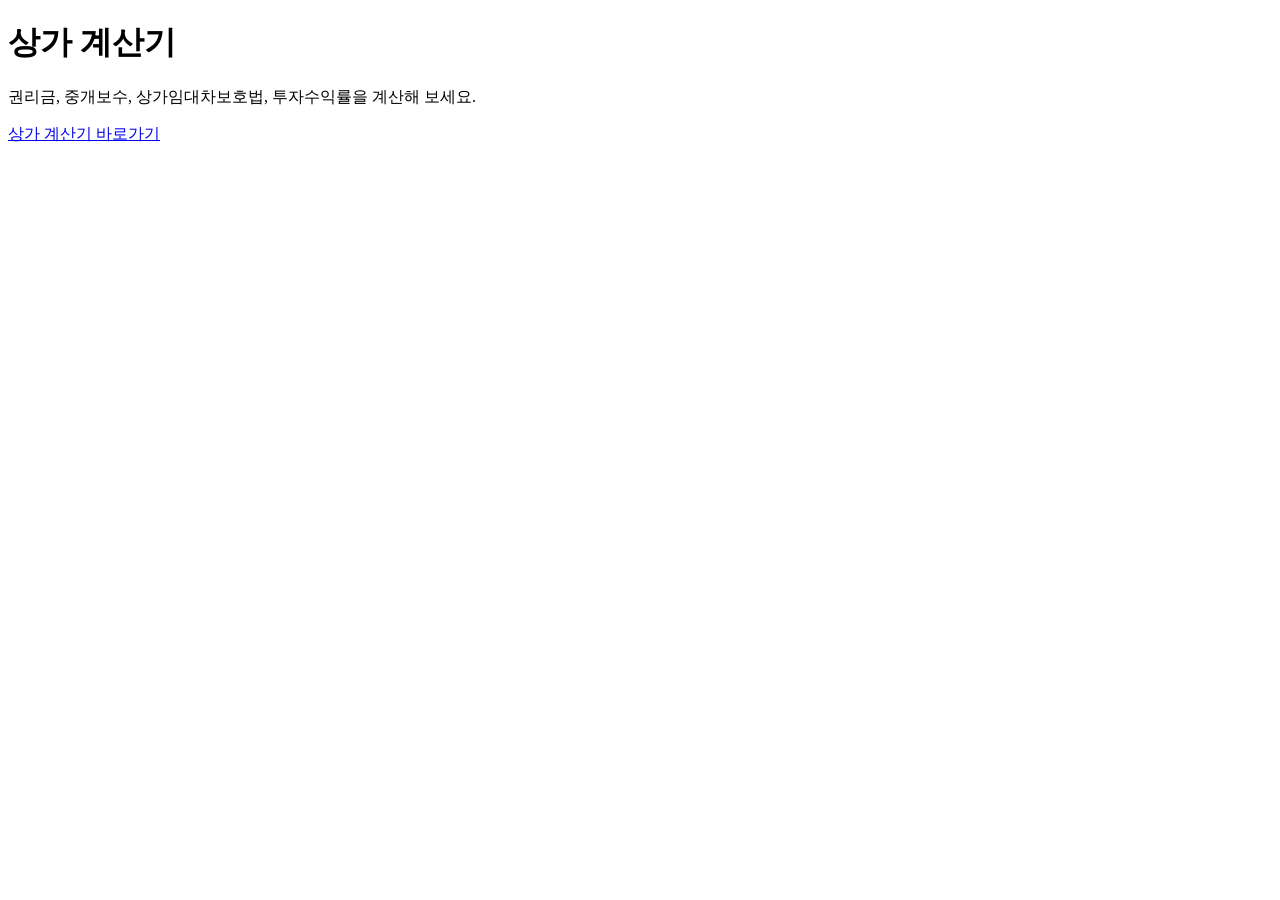
<file: index.html>
<!doctype html>
<html lang="ko">
<head>
  <meta charset="utf-8">
  <meta name="viewport" content="width=device-width, initial-scale=1">
  <meta name="naver-site-verification" content="456b6d10292b624bab6855730e2f32a4e172693f">
  <link rel="canonical" href="https://28ho2132-tech.github.io/gwongrigeum/">
  <title>상가 계산기</title>
</head>
<body>
  <main>
    <h1>상가 계산기</h1>
    <p>권리금, 중개보수, 상가임대차보호법, 투자수익률을 계산해 보세요.</p>
    <p><a href="/gwongrigeum/">상가 계산기 바로가기</a></p>
  </main>
</body>
</html>
</file>
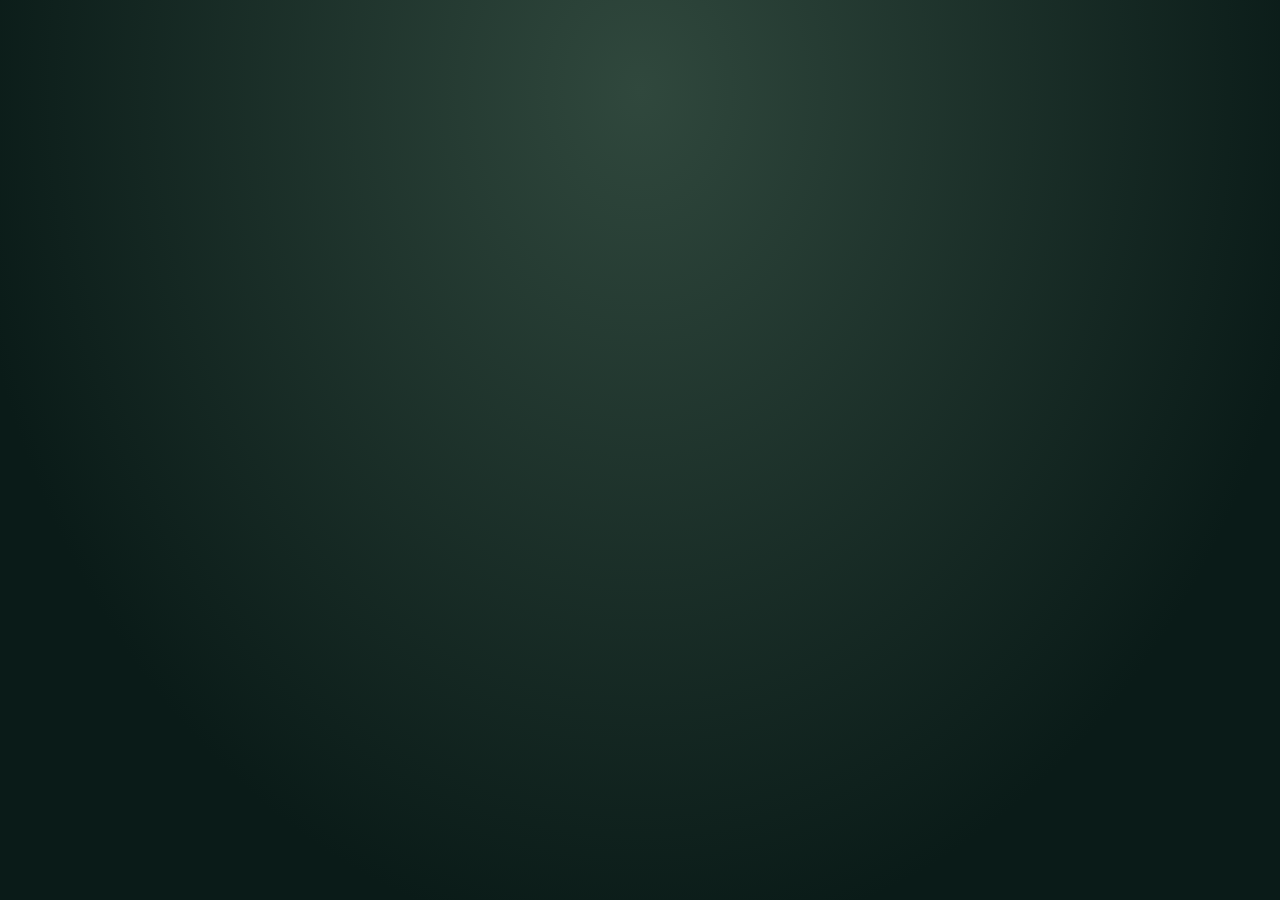
<file: last-expedition/index.html>
<!doctype html>
<html lang="ko">
  <head>
    <meta charset="UTF-8" />
    <meta name="viewport" content="width=device-width, initial-scale=1.0, viewport-fit=cover" />
    <meta name="theme-color" content="#f4f1e8" />
    <title>마지막 원정</title>
    <script type="module" crossorigin src="./assets/index-D4VIW7SY.js"></script>
    <link rel="stylesheet" crossorigin href="./assets/index-DKrY9Nst.css">
  </head>
  <body>
    <div id="root"></div>
  </body>
</html>
</file>
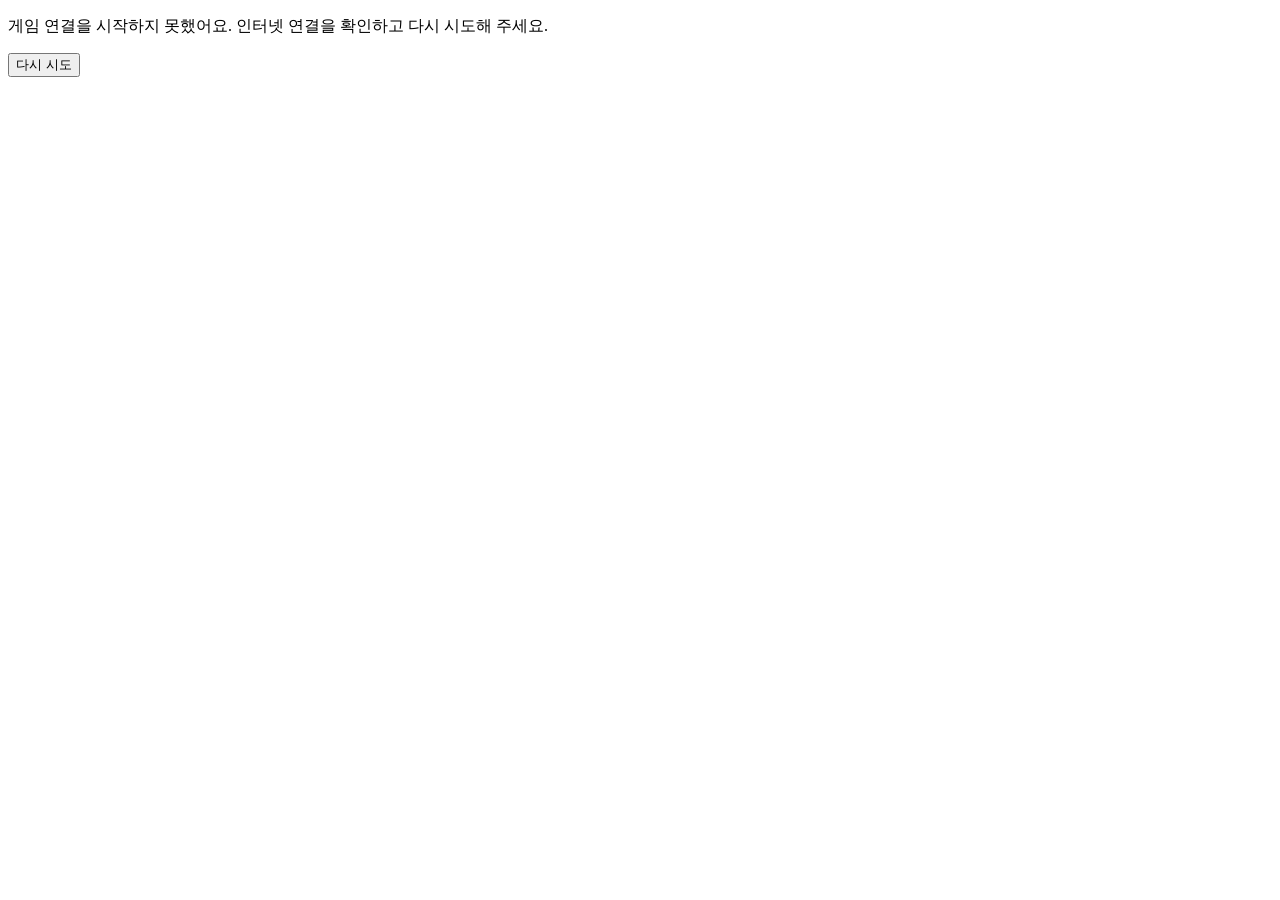
<file: nyang-slide/index.html>
<!doctype html><html lang="ko"><head><meta charset="UTF-8"/><meta name="viewport" content="width=device-width,initial-scale=1,viewport-fit=cover"/><meta name="theme-color" content="#F9F5EF"/><meta name="description" content="한 조각씩 만나고, 한 마리씩 간직해요. 사랑스러운 고양이 슬라이딩 퍼즐."/><title>냥냥 슬라이드 · 고양이 퍼즐</title>  <script type="module" crossorigin src="/nyang-slide/assets/index-CvsD6TLb.js"></script>
</head><body><div id="root"></div></body></html>
</file>
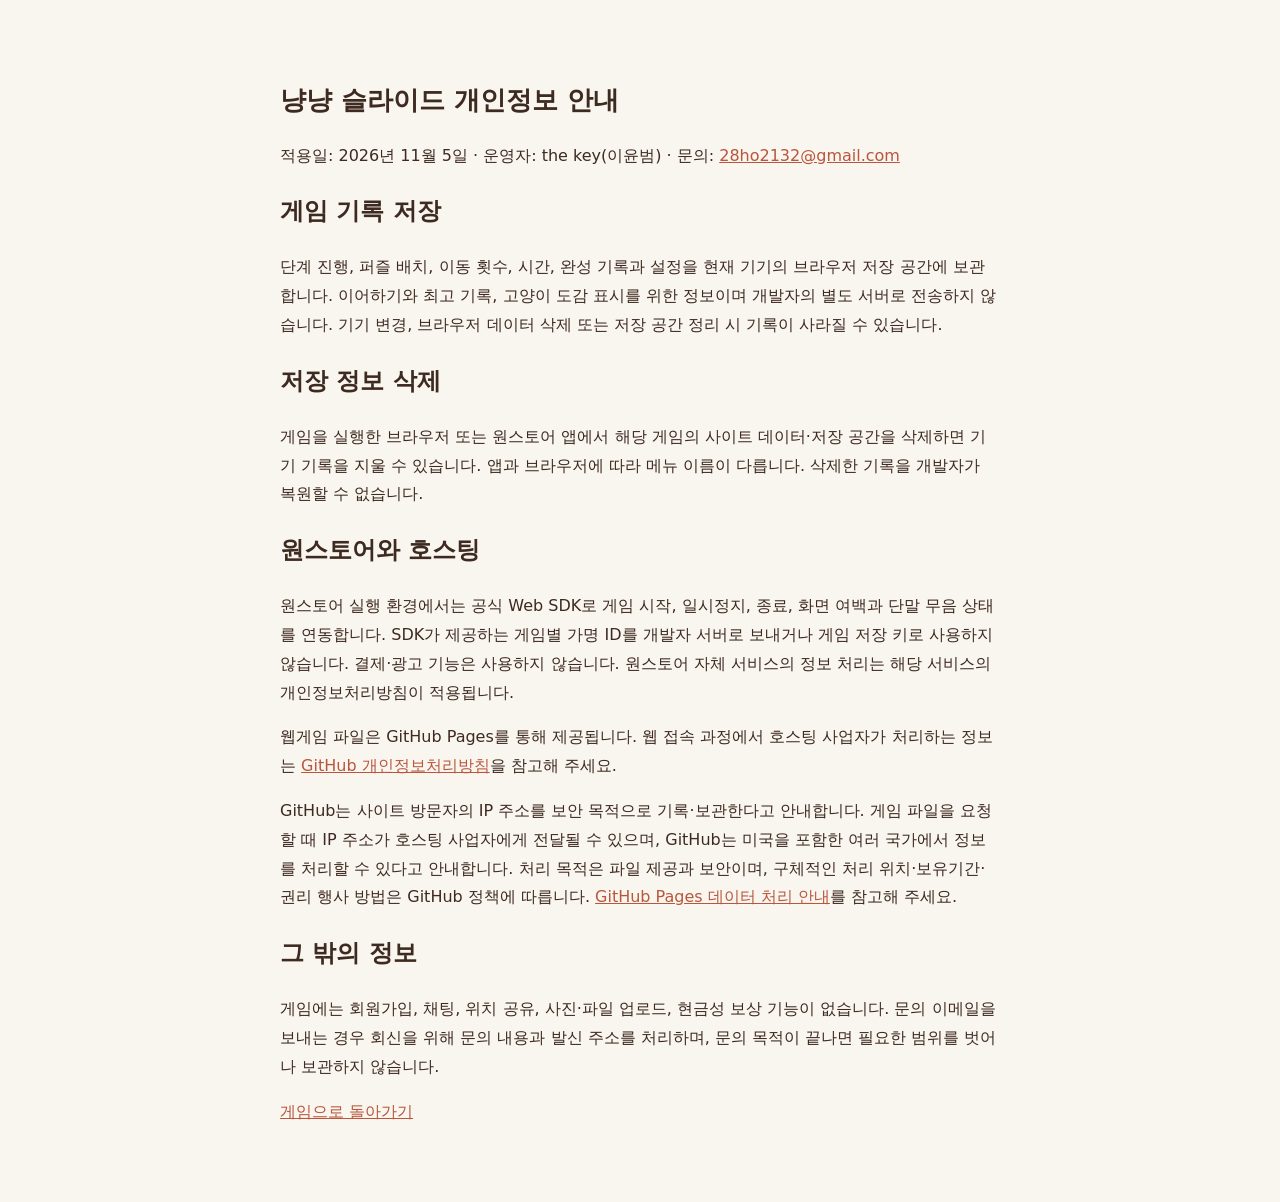
<file: nyang-slide/privacy.html>
<!doctype html><html lang="ko"><meta charset="utf-8"><meta name="viewport" content="width=device-width,initial-scale=1"><title>냥냥 슬라이드 개인정보 안내</title><style>body{max-width:720px;margin:40px auto;padding:20px;background:#f9f5ef;color:#3d2a20;font:16px/1.8 system-ui}h1{font-size:26px}a{color:#b9563c}</style><h1>냥냥 슬라이드 개인정보 안내</h1><p>적용일: 2026년 11월 5일 · 운영자: the key(이윤범) · 문의: <a href="mailto:28ho2132@gmail.com">28ho2132@gmail.com</a></p><h2>게임 기록 저장</h2><p>단계 진행, 퍼즐 배치, 이동 횟수, 시간, 완성 기록과 설정을 현재 기기의 브라우저 저장 공간에 보관합니다. 이어하기와 최고 기록, 고양이 도감 표시를 위한 정보이며 개발자의 별도 서버로 전송하지 않습니다. 기기 변경, 브라우저 데이터 삭제 또는 저장 공간 정리 시 기록이 사라질 수 있습니다.</p><h2>저장 정보 삭제</h2><p>게임을 실행한 브라우저 또는 원스토어 앱에서 해당 게임의 사이트 데이터·저장 공간을 삭제하면 기기 기록을 지울 수 있습니다. 앱과 브라우저에 따라 메뉴 이름이 다릅니다. 삭제한 기록을 개발자가 복원할 수 없습니다.</p><h2>원스토어와 호스팅</h2><p>원스토어 실행 환경에서는 공식 Web SDK로 게임 시작, 일시정지, 종료, 화면 여백과 단말 무음 상태를 연동합니다. SDK가 제공하는 게임별 가명 ID를 개발자 서버로 보내거나 게임 저장 키로 사용하지 않습니다. 결제·광고 기능은 사용하지 않습니다. 원스토어 자체 서비스의 정보 처리는 해당 서비스의 개인정보처리방침이 적용됩니다.</p><p>웹게임 파일은 GitHub Pages를 통해 제공됩니다. 웹 접속 과정에서 호스팅 사업자가 처리하는 정보는 <a href="https://docs.github.com/ko/site-policy/privacy-policies/github-general-privacy-statement">GitHub 개인정보처리방침</a>을 참고해 주세요.</p><p>GitHub는 사이트 방문자의 IP 주소를 보안 목적으로 기록·보관한다고 안내합니다. 게임 파일을 요청할 때 IP 주소가 호스팅 사업자에게 전달될 수 있으며, GitHub는 미국을 포함한 여러 국가에서 정보를 처리할 수 있다고 안내합니다. 처리 목적은 파일 제공과 보안이며, 구체적인 처리 위치·보유기간·권리 행사 방법은 GitHub 정책에 따릅니다. <a href="https://docs.github.com/en/pages/getting-started-with-github-pages/what-is-github-pages#data-collection">GitHub Pages 데이터 처리 안내</a>를 참고해 주세요.</p><h2>그 밖의 정보</h2><p>게임에는 회원가입, 채팅, 위치 공유, 사진·파일 업로드, 현금성 보상 기능이 없습니다. 문의 이메일을 보내는 경우 회신을 위해 문의 내용과 발신 주소를 처리하며, 문의 목적이 끝나면 필요한 범위를 벗어나 보관하지 않습니다.</p><p><a href="./">게임으로 돌아가기</a></p></html>
</file>
<file: last-expedition/assets/index-DKrY9Nst.css>
.choice-panel{font-size:14px;line-height:1.55}.choice-panel h2{margin:2px 0;font-size:18px}.choice-status{padding:10px 12px;border-block:1px solid var(--line);font-weight:700}.level-offer{margin:10px 0;padding:14px;border:1px solid #5b6f5c;border-left:3px solid #d0b47b;border-radius:4px;background:linear-gradient(115deg,#243c33,#172b28);color:#e8eadc}.level-offer-top{display:flex;align-items:center;gap:10px}.level-emblem{display:grid;place-items:center;width:34px;height:34px;flex:none;border:1px solid #a69a6e;border-radius:50%;color:#e8ce91;font-size:20px}.level-offer small{color:#e3c78b;font-weight:700}.level-offer p{margin:9px 0;color:#d4dfcf;line-height:1.5}.level-offer .level-track{padding:8px;border-left:2px solid #9dab81;background:#10231e80;color:#c9d9c7;font-size:12px}.level-track b{color:#f0dfb1}.choice-action{display:flex;align-items:center;justify-content:space-between;gap:10px;padding:6px 0 0;color:#c5d1bf;font-size:13px}.choice-action button,.choice-main,.choice-alt{padding:9px 14px;min-height:44px;border:1px solid #d1b677;border-radius:4px;background:#c7a35e;color:#17231c;font-weight:700}.choice-alt{background:#20372e;color:#e9dfc0}.choice-action b[data-trend=increase]{color:#a8d5a8}.choice-action b[data-trend=decrease]{color:#ef9b88}.item-art{position:relative;display:inline-grid;place-items:center;flex:none;width:64px;aspect-ratio:1;border:1px solid #8b815d;border-radius:4px;background:radial-gradient(circle at 50% 38%,#476055 0,#253c33 55%,#142822);box-shadow:inset 0 0 0 3px #1b302a,inset 0 0 0 4px #786e50;overflow:hidden}.item-art:before{content:"";position:absolute;top:6px;right:6px;bottom:6px;left:6px;border:1px solid #d8bf83;opacity:.22;transform:rotate(45deg) scale(.76)}.item-art svg{display:block;position:relative;width:94%;height:94%;filter:drop-shadow(1px 3px 2px #081410)}.item-art-rarity{position:absolute;right:2px;bottom:1px;min-width:13px;color:#d4c8a4;background:#1a2e27;text-align:center;font-size:11px;line-height:13px}.item-art[data-rarity=magic]{border-color:#83b9bf;box-shadow:inset 0 0 0 3px #1b302a,inset 0 0 0 4px #6fabb0}.item-art[data-rarity=magic] .item-art-rarity{color:#a5e2e1}.item-art[data-rarity=rare]{border-color:#d2ae61;box-shadow:inset 0 0 0 3px #1b302a,inset 0 0 0 4px #c5a15b}.item-art[data-rarity=rare] .item-art-rarity{color:#f2d58b}.choice-offer>.item-art{float:right;width:76px;margin:0 0 6px 10px}.slot-field>.item-art{width:64px;justify-self:center}.option>.item-art{width:58px}.detail>.item-art{width:78px}.item-art[data-quality=superior]{border-color:#dfc87e;background:radial-gradient(circle at 50% 30%,#6b6544,#26382d 65%);box-shadow:inset 0 0 0 3px #27382c,inset 0 0 0 4px #d8bc6e,0 0 9px #c5a14533}.item-art[data-quality=masterwork]{border-color:#d7c4ff;background:radial-gradient(circle at 50% 35%,#756181,#333747 55%,#202d32);box-shadow:inset 0 0 0 3px #313045,inset 0 0 0 4px #c8a5ed,0 0 13px #bb8fe455}.item-art[data-region=conquest]{border-color:#f6d892;background:radial-gradient(circle at 50% 35%,#826747,#433b38 55%,#282c35);box-shadow:inset 0 0 0 3px #3f3541,inset 0 0 0 4px #dbba6e,0 0 17px #e4b95a55}.affix-tiers{list-style:none;padding:0;margin:12px 0;font-size:13px;color:#bfcbb7}.affix-tiers li{display:flex;gap:8px;align-items:baseline;margin:6px 0}.affix-tiers b{min-width:25px;padding:2px 4px;border:1px solid #6a7a61;font-size:10px;color:#b7c5ad;text-align:center}.affix-tiers [data-tier="1"] b{color:#eed7ff;border-color:#b895d3}.affix-tiers [data-tier="2"] b{color:#f0d995;border-color:#b69b60}.warehouse-item[data-quality=masterwork]{border-color:#ac8bb9;background:linear-gradient(110deg,#3d3248,#1b302b)}.forge-wallet{padding:9px;border:1px solid #6d7b5b;background:#293f2e;color:#f1dba4!important;font-size:12px;line-height:1.8}.item-art[data-rarity=unique]{border-color:#e9a96a;background:radial-gradient(circle at 50% 40%,#72523b,#302b27 60%,#1c241e);box-shadow:inset 0 0 0 3px #292921,inset 0 0 0 4px #e4ad69,0 0 10px #bf813d44}.item-art[data-rarity=unique] .item-art-rarity{color:#ffd08a}.item-art .unique-decoration{fill:none;stroke:#f2c882;stroke-width:2;stroke-linecap:round;stroke-linejoin:round;filter:drop-shadow(0 0 3px #e6a060)}.item-art[data-region=frost] .unique-decoration{stroke:#cff6ee}.item-art[data-region=void] .unique-decoration{stroke:#d7c6ff}.item-art[data-region=marsh] .unique-decoration{stroke:#b8da86}.fitting{min-width:0}.gear-slots{display:grid;grid-template-columns:repeat(2,minmax(0,1fr));gap:7px}.gear-slot,.gear-candidate{display:flex;align-items:center;gap:9px;min-width:0;width:100%;padding:8px;border:1px solid #536959;color:#edf0df;background:#1b302a;text-align:left;font:inherit;cursor:pointer}.gear-slot[aria-pressed=true],.gear-candidate[aria-pressed=true]{border-color:#e3c37b;background:#31463a;box-shadow:inset 0 0 0 1px #b89b61}.gear-slot span:not(.item-art):not(.item-art-rarity),.gear-candidate>span:last-child{min-width:0}.gear-slot strong,.gear-slot small,.gear-candidate strong,.gear-candidate small{display:block;overflow-wrap:anywhere}.gear-slot strong,.gear-candidate strong{font-size:13px;line-height:1.4}.gear-slot small,.gear-candidate small{color:#b9cab7;font-size:11px;line-height:1.5}.gear-slot .item-art,.gear-empty{width:48px}.gear-empty{display:grid;flex:none;place-items:center;aspect-ratio:1;border:1px dashed #6a7c68;color:#b9ad85;font-size:24px}.gear-picker,.gear-sheet{margin-top:20px}.gear-picker h2,.gear-sheet h2{font-size:17px;color:#f1e6cd}.gear-picker>p,.gear-sheet>p,.gear-sheet section>p{color:#bdcbb9;font-size:12px;line-height:1.6}.gear-candidate{margin:7px 0}.gear-candidate .item-art{width:62px}.gear-detail{padding:10px;border-left:2px solid #c7a966;background:#20372e}.gear-detail strong{color:#eddbb1}.gear-sheet section{margin:16px 0}.gear-sheet h3{margin-bottom:4px;color:#e8d4a4;font-size:15px}.gear-sheet section>p{margin:0 0 7px}.gear-metrics{width:100%;table-layout:fixed;border-collapse:collapse;font-size:12px}.gear-metrics :is(th,td){padding:7px 5px;border-bottom:1px solid #455e50;text-align:right;overflow-wrap:anywhere}.gear-metrics th:first-child{width:46%;text-align:left}.gear-metrics thead{color:#d9c69b;background:#243b30}.gear-metrics tbody th{color:#d5e0cf;font-weight:600}.gear-metrics tbody th small{display:block;color:#aebfab;font-size:10px;font-weight:400}.gear-metrics td{color:#d4dfcf;font-variant-numeric:tabular-nums}.gear-metrics tr[data-change=up] td:last-child{color:#a8dfac}.gear-metrics tr[data-change=down] td:last-child{color:#f0a99c}.sheet-tabs{display:flex;gap:5px;overflow-x:auto;padding:2px 0 8px;scrollbar-width:thin}.sheet-tabs button{flex:none;min-height:40px;padding:7px 10px;border:1px solid #546a58;color:#c7d3c0;background:#1b302a;font:inherit;font-size:12px}.sheet-tabs button[aria-pressed=true]{border-color:#d4b570;color:#f3e1b6;background:#35483a}.sheet-filter{display:flex;align-items:center;gap:7px;margin:8px 0;color:#e6d7ae;font-size:13px}.sheet-filter input{width:19px;height:19px;accent-color:#c7a968}.sheet-delta{display:block;color:inherit;font-size:10px}.gear-slots{grid-template-columns:repeat(5,minmax(0,1fr));gap:4px}.gear-slot{flex-direction:column;gap:4px;padding:6px 2px;text-align:center}.gear-slot .item-art,.gear-slot .gear-empty{width:36px}.gear-slot>span:last-child{width:100%}.gear-slot strong{font-size:10px;white-space:nowrap;text-overflow:ellipsis;overflow:hidden}.gear-slot small{font-size:10px}.gear-candidate>span:last-child>small:last-child{display:-webkit-box;-webkit-line-clamp:2;-webkit-box-orient:vertical;overflow:hidden}.fitting-footer{position:sticky;bottom:0;z-index:3;margin-top:12px;padding:9px 0 max(9px,max(env(safe-area-inset-bottom),var(--onestore-safe-bottom, 0px)));border-top:1px solid #8e8e67;background:#132a23f7}.fitting-summary{display:flex;flex-direction:column;gap:3px;color:#e4ca8e;font-size:12px;line-height:1.5}.fitting-summary span{color:#cad4be;font-size:11px;font-variant-numeric:tabular-nums}.fitting-footer .action-row{margin:7px 0 0}.fitting-footer .action-row button{min-height:46px;font-size:13px}.fitting-cancel{min-height:44px;border:1px solid #6f806c;color:#d3d8c7;background:#20372e;border-radius:5px;padding:8px 12px}.sheet-tabs button{min-height:44px}.field-vitals{display:grid;grid-template-columns:repeat(3,minmax(0,1fr));gap:5px;margin:8px 0}.vital{min-width:0;background:#192923;border:1px solid #566452;border-radius:4px;padding:6px 7px;--pool:#e0836c}.vital[data-pool=shield]{--pool:#88dfe0}.vital[data-pool=mana]{--pool:#b69ee9}.vital-name{display:flex;align-items:center;gap:4px;color:#f5ebd8;font-size:11px;font-weight:700}.vital-name svg{width:13px;height:13px;stroke:var(--pool);fill:none;stroke-width:1.6}.vital-value{font-size:15px;font-weight:700;font-variant-numeric:tabular-nums;color:#f8eed7}.vital-value small{color:#c0c5b5;font-size:10px;font-weight:500}.vital-track{height:5px;background:#0b1512;border-radius:2px;overflow:hidden}.vital-track i{display:block;height:100%;background:var(--pool);transition:width .1s linear}.vital[data-empty=true]{--pool:#9baca3}.vital-note{display:block;margin-top:4px;color:#c8d4c5;font-size:10px;line-height:1.35}.field-cue{position:absolute;top:8px;left:50%;transform:translate(-50%);max-width:94%;width:max-content;box-sizing:border-box;padding:5px 9px;border:1px solid #c49a60;border-radius:3px;color:#f9e6b9;background:#231e16ed;font-size:12px;font-weight:700;pointer-events:none}.field-cue[data-urgent=true]{color:#ffe8d3;border-color:#d88367;background:#45251fee}.battle .dodge-btn{position:absolute;right:8px;bottom:8px;min-width:80px;min-height:49px;padding:5px 9px;color:#f2deaa;background:#213d35ef;border:1px solid #cead6f;border-radius:5px;touch-action:manipulation;text-align:center;line-height:1.3}.battle .dodge-btn small{display:block;color:#cbd3bf;font-size:10px}.battle .dodge-btn:disabled{color:#afbaab;border-color:#737f72;background:#1a2924d9}.battle .battle-field[data-critical=true]{border-color:#ec997a;box-shadow:0 0 0 2px #7a3d32}.battle .battle-field[data-dodging=true]{border-color:#9dcadf}.field-builds{color:#dbca9e;font-size:11px;margin:4px 0}.field-builds summary{cursor:pointer}.field-builds p{margin:4px 0}.battle .frenzy-warning{margin:4px 0;padding:4px 8px}@media(prefers-reduced-motion:reduce){.vital-track i{transition:none}}.battle{margin-top:18px}.battle header,.battle footer,.meters{display:flex;align-items:center;justify-content:space-between;gap:8px}.battle header>strong{font-size:30px;color:#815821;font-variant-numeric:tabular-nums}.battle header small{display:block;font-size:12px}.battle h1{font-size:29px}.meters{margin:10px 0}.meters span{flex:1;font-size:12px}.battle progress{display:block;width:100%;height:7px;accent-color:#ae594a}.meters span+span progress{accent-color:#477994}.battle-field{position:relative;overflow:hidden;border-radius:12px;background:#18362c}.battle canvas{width:100%;display:block;touch-action:none;-webkit-user-select:none;user-select:none}.battle footer{font-size:12px;margin-top:8px}.battle button,.warehouse button{border:1px solid #9cad99;background:#fffdf4;color:#264b3c;padding:8px;border-radius:7px;min-height:40px}.battle-overlay{position:absolute;top:0;right:0;bottom:0;left:0;display:grid;place-content:center;gap:10px;text-align:center;background:#12342bdc;color:#fff}.boss-meter{font-size:12px;color:#994738;margin-bottom:8px}.battle-result,.warehouse{margin-top:24px}.battle-result li{margin-block:5px}.warehouse article{border:1px solid var(--line);background:var(--card);border-radius:8px;padding:12px;margin:8px 0}.warehouse button,.warehouse select{margin:3px}.warehouse select{padding:6px;max-width:100%}.launchbox{border:1px solid #c6c6ad;border-radius:10px;background:#e7eddf;padding:14px;margin:14px 0}.launchbox select{padding:7px;margin-inline-start:8px}.launchbox button{display:block;margin-top:10px;width:100%}.battle-objective{margin:10px 0 0;padding:8px 10px;background:#20362d;border-left:3px solid #d5b875;color:#e9dfc6;font-size:12px;line-height:1.5}.frenzy-warning{margin:8px 0 0;padding:9px 10px;background:#5e211c;border:1px solid #e27e66;color:#fff0df;font-size:12px;font-weight:700;line-height:1.5}.battle:has(.frenzy-warning) .battle-timer{color:#ff9c79}.run-xp{display:grid;grid-template-columns:auto 1fr auto;align-items:center;gap:8px;margin:7px 0;color:#d7dcaf;font-size:11px}.run-xp strong{color:#f0d18a}.run-xp progress{margin:0;accent-color:#b8c875;height:6px}.run-xp small{font-variant-numeric:tabular-nums}.pack-actions{display:flex;align-items:center;justify-content:space-between;gap:7px;margin:7px 0;font-size:12px}.ground-guide{color:#d7d6b9;overflow-wrap:anywhere;text-align:right}.ground-guide small{display:block;color:#adbaa8}.ground-guide[data-unique=true]{color:#ffd37d}.pickup-toast{position:absolute;bottom:8px;left:7px;max-width:60%;background:#182c21ed;border:1px solid #8d956a;color:#efdfad;padding:4px 7px;font-size:12px;pointer-events:none}.battle .loot-finish{width:100%;color:#efdc9e;border-color:#9c8a58}.battle-discipline{margin:7px 0;color:#dfc58c;font-size:12px;line-height:1.5}.shell.shell-battle{padding:max(8px,max(env(safe-area-inset-top),var(--onestore-safe-top, 0px))) max(12px,max(env(safe-area-inset-right),var(--onestore-safe-right, 0px))) max(8px,max(env(safe-area-inset-bottom),var(--onestore-safe-bottom, 0px))) max(12px,max(env(safe-area-inset-left),var(--onestore-safe-left, 0px)))}.shell-battle>.masthead,.shell-battle>.imprint{display:none}.shell-battle .ledger,.shell-battle .battle{margin-top:0}.shell-battle .battle header{padding-bottom:6px;min-height:51px}.shell-battle .battle h1{font-size:23px;margin:2px 0 0}.shell-battle .battle-timer{font-size:25px;margin-left:auto;min-width:52px}.shell-battle .battle .field-pause{width:44px;min-height:44px;flex:none;font-size:21px}.shell-battle .battle-objective{margin-top:6px;padding:4px 8px;height:36px;min-height:36px;line-height:14px;display:flex;align-items:center}.shell-battle .field-vitals{margin:5px 0}.shell-battle .vital{padding:4px 6px}.shell-battle .vital-note{display:none}.shell-battle .enemy-effects{height:22px;min-height:22px;white-space:nowrap;flex-wrap:nowrap;overflow-x:auto;overflow-y:hidden;font-size:10px}.shell-battle .enemy-effects>*{flex:none}.shell-battle .battle-field{width:min(100%,calc((100svh - 410px) / 1.05));margin-inline:auto}.field-announcements{position:absolute;top:5px;left:5px;right:5px;pointer-events:none}.field-announcements .boss-meter{padding:3px 5px;margin:0 0 3px;background:#17271fe8;font-size:10px}.field-announcements .battle-cue,.field-announcements .frenzy-warning{padding:4px 6px;margin:3px 0;font-size:10px}.shell-battle .field-cue{top:auto;bottom:6px;font-size:11px}.shell-battle .pickup-toast{bottom:37px;max-width:90%}.field-controls{display:flex;align-items:center;justify-content:space-between;gap:18px;margin:7px 0 0}.thumb-stick{position:relative;flex:none;width:108px;height:108px;border:1px solid #7f9878;border-radius:50%;background:radial-gradient(circle,#2c4d3d 0,#2c4d3d 27%,#172c26 28%,#172c26 67%,#3a5140 68%);touch-action:none;user-select:none;-webkit-user-select:none}.thumb-stick i{position:absolute;left:calc(50% - 20px);top:calc(50% - 20px);width:40px;height:40px;border-radius:50%;border:1px solid #d5bc7c;background:radial-gradient(circle at 40% 30%,#839674,#445e47);box-shadow:0 3px 8px #0008;pointer-events:none}.thumb-stick .thumb-arrows{display:block;text-align:center;color:#adbd9d;font-size:15px;line-height:32px;pointer-events:none}.thumb-stick small{position:absolute;left:0;right:0;bottom:9px;text-align:center;font-size:10px;color:#e0d7b0;pointer-events:none}.thumb-stick[data-active=true]{border-color:#ebd18d}.field-actions{display:grid;gap:6px;min-width:150px}.battle .field-actions button{min-height:44px}.battle .field-actions .dodge-btn{position:static;min-height:58px;width:100%;border-color:#cead6f;color:#f2deaa;font-size:16px;font-weight:700}.field-actions .dodge-btn small{display:block;font-size:11px;font-weight:400}.battle .field-actions .dodge-btn:disabled{color:#aab7a4;border-color:#64765f}.collection-summary{min-height:58px;display:flex;flex-direction:column;justify-content:center;padding:5px 8px;border:1px solid #708b65;color:#dddeae;background:#263d2c;font-size:13px}.collection-summary small{display:block;font-size:11px;margin-top:3px}.shell-battle .pack-actions{height:28px;overflow:hidden;margin:3px 0;font-size:11px}.shell-battle .battle footer{margin-top:0;font-size:10px}.pause-options{max-width:280px;color:#c4cfb9;font-size:12px;line-height:1.6}.pause-options p{margin:4px 0 8px}.pause-options button{margin:3px}.battle-overlay{display:flex;flex-direction:column;align-items:center;justify-content:flex-start;padding:14px;overflow-y:auto;overscroll-behavior:contain}.battle-overlay>h2{margin:0 0 4px;font-size:24px}.battle-overlay>button{flex:none;min-height:44px;width:100%;max-width:280px}.battle-overlay>small{flex:none;font-size:11px;line-height:1.5}.pause-options{width:100%;flex:none}.pause-options summary{min-height:44px;padding:10px 8px;border:1px solid #526c57;border-radius:5px;cursor:pointer}@media(max-height:650px){.shell-battle .field-builds{display:none}.shell-battle .battle-field{width:min(100%,calc((100svh - 380px) / 1.05))}.thumb-stick{width:94px;height:94px}.thumb-stick .thumb-arrows{line-height:28px}}.boss-reward{margin:16px 0;padding:12px;border:1px solid #b39559;background:#302f25;color:#f0dbad}.boss-reward>small{color:#e6c87f}.boss-reward>div{display:flex;align-items:center;gap:12px;margin-top:8px;font-size:12px;line-height:1.6}.boss-reward b{font-size:15px}.battle-cue{padding:8px 10px;margin:8px 0;border:1px solid #c9905f;background:#493027;color:#ffe1af;font-size:12px;font-weight:700}.battle-audio{display:flex;gap:5px;flex-wrap:wrap}.radius-preview{display:flex;gap:10px;align-items:center}.radius-preview b{display:block}.enemy-effects{display:flex;flex-wrap:wrap;gap:4px;min-height:20px;font-size:12px;align-items:center}.enemy-effects strong{border-radius:5px;background:#492337;color:#fff0cd;padding:2px 6px}.enemy-effects span{color:var(--ink)}.battle footer{flex-wrap:wrap}.battle-audio .sound-switch{font-size:11px;min-height:40px}.battle-cue,.frenzy-warning{animation:warning-enter .35s ease-out}@keyframes warning-enter{0%{opacity:.45}to{opacity:1}}@media(prefers-reduced-motion:reduce){.battle-cue,.frenzy-warning{animation:none}}.difficulty-select{display:grid;gap:6px;margin:14px 0;padding:12px;border:1px solid #7a8665;background:#1a312b}.difficulty-select label{color:#e2cca0;font-size:13px;font-weight:700}.difficulty-select select{width:100%;min-height:44px;margin-top:6px;padding:8px;color:#f6e8cc;background:#142a25;border:1px solid #827651;font:inherit}.difficulty-select p{margin:2px 0;color:#c0cdb9;font-size:12px;line-height:1.6}.conquest-board{margin:20px 0;padding-top:18px;border-top:1px solid #617056}.conquest-board h2,.conquest-board h3{color:#eddbb7}.conquest-board>p{color:#bac9b6;font-size:12px}.conquest-path{display:grid;gap:8px}.conquest-path article{display:flex;gap:12px;align-items:center;padding:12px;border:1px solid #576b52;background:#1a3028}.conquest-path article[data-complete=true]{border-color:#b9a363}.conquest-path h3{margin:0 0 5px;font-size:15px}.conquest-path p{margin:0;font-size:12px}.conquest-path small{color:#c2ba9c;font-size:11px}.conquest-path button{display:block;min-height:36px;margin-top:7px}.conquest-wallet{display:flex;align-items:center;justify-content:space-between;flex-wrap:wrap;gap:8px;margin:14px 0;padding:12px;background:#34422d;color:#f1db9c}.weapon-conquests{display:grid;grid-template-columns:repeat(2,minmax(0,1fr));gap:6px;padding:0;list-style:none;font-size:12px;color:#a4b3a1}.weapon-conquests li{padding:8px;border:1px solid #415a49}.weapon-conquests li[data-complete=true]{color:#f3d28b;border-color:#b9a363}.campaign-ending{text-align:center}.ending-sky{margin:8px -8px;animation:ending-reveal 1.1s ease-out both}.ending-sky svg{width:100%;max-height:210px}.ending-story{min-height:150px;padding:10px;font-size:16px;line-height:2.1;color:#e4dcc5}.campaign-ending .choice-main,.campaign-ending .choice-alt{display:block;width:100%;margin:9px 0;min-height:48px}.campaign-ending h1{color:#f6dfaa}.conquest-trophy{display:flex;align-items:center;gap:15px;padding:15px;margin:15px 0;text-align:left;border:1px solid #d0aa68;background:radial-gradient(ellipse at 0 0,#594a30,#1c3029 80%)}.conquest-trophy .item-art{width:86px}.conquest-trophy h2{margin:3px 0;font-size:19px;color:#f8ddb0}.conquest-trophy p,.conquest-trophy small{margin:0;font-size:12px;color:#d3d7bc;line-height:1.7}.conquest-rewards{text-align:left;padding-left:21px;color:#e4d6b7;font-size:13px;line-height:1.9}.supply-forge{padding:13px;margin:18px 0;border:1px solid #8d8157;background:#20382e}.supply-forge h2{font-size:16px;color:#eed6a3}.supply-forge h2 span{font-size:12px}.supply-forge p{color:#bdccb8;font-size:12px;line-height:1.7}.exchange-list>div{display:flex;gap:5px;flex-wrap:wrap;align-items:center;padding:8px 0;border-bottom:1px solid #50634a}.exchange-list p{flex:1 1 150px;margin:0}.exchange-list small{display:block}.supply-forge button{min-height:40px}.supply-choice{display:flex;gap:12px;align-items:center}.supply-choice label{flex:1;min-width:0;font-size:12px;color:#ddcea8}.supply-choice select{display:block;width:100%;min-width:0;min-height:44px;margin:6px 0;color:#f3e5c7;background:#142923;border:1px solid #78825c}.supply-choice small{display:block;line-height:1.8}@keyframes ending-reveal{0%{opacity:0;transform:translateY(10px)}to{opacity:1;transform:none}}@media(prefers-reduced-motion:reduce){.ending-sky{animation:none}}.result-currencies{padding:12px;margin:14px 0;border:1px solid #7b8258;background:#233b2c}.result-currencies h2{margin:0;font-size:14px;color:#eddaab}.result-currencies p{margin:6px 0;color:#e4d7b3}.result-currencies div{display:flex;gap:6px 12px;flex-wrap:wrap;font-size:12px;color:#bfceb8}.exchange-drawer summary{padding:10px 0;min-height:44px;color:#ebd4a1;font-size:14px;font-weight:700;cursor:pointer}.warehouse-intro{margin:8px 0 18px;color:#b7c4b3;font-size:14px}.warehouse-capacity{display:grid;grid-template-columns:1fr auto;align-items:baseline;gap:7px 12px;padding:14px;border:1px solid #596d5b;background:linear-gradient(120deg,#283d31,#182d29)}.warehouse-capacity span{color:#c3cdb9;font-size:13px;font-weight:700}.warehouse-capacity strong{color:#e9cf96;font-size:20px;font-variant-numeric:tabular-nums}.warehouse-capacity small{color:#b9c5b3;font-size:12px;font-weight:500}.warehouse-capacity progress{grid-column:1/-1;width:100%;height:6px;accent-color:#d3b476}.warehouse-resources{margin:20px 0}.warehouse-resources h2,.warehouse-list-heading h2{margin:0;font-size:15px;color:#f2ead7}.stone-grid{display:grid;grid-template-columns:repeat(2,minmax(0,1fr));gap:7px;margin-top:9px}.stone{display:flex;align-items:center;gap:9px;min-width:0;padding:9px;border:1px solid #3e554a;background:#192d29;color:#c1cdbc;font-size:12px}.stone>span:last-child{min-width:0;flex:1}.stone strong{display:block;margin-top:2px;color:#f0e6ce;font-size:16px;font-variant-numeric:tabular-nums}.stone-mark,.gear-mark{display:grid;place-items:center;flex:none;width:34px;height:34px;border:1px solid #79856a;border-radius:50%;color:#dfc183;background:#293e33;font-size:20px}.warehouse-list-heading{display:flex;justify-content:space-between;align-items:center;padding-bottom:9px;border-bottom:1px solid #526657}.warehouse-list-heading span{color:#c4b993;font-size:12px}.warehouse .warehouse-hint{margin:10px 0 12px;padding:11px 12px;border-left:2px solid #bd9e65;background:#24382f;color:#c5d0bf;font-size:12px;line-height:1.6}.warehouse-hint b{color:#e7d2a4}.warehouse-notice:empty{display:none}.warehouse .warehouse-item{margin:9px 0;padding:14px;border:1px solid #536959;border-left:3px solid #99aa93;background:linear-gradient(110deg,#21372f,#172b27)}.warehouse .warehouse-item[data-rarity=magic]{border-left-color:#81b5c7}.warehouse .warehouse-item[data-rarity=rare]{border-left-color:#e0bd70}.warehouse-item-heading{display:flex;align-items:center;gap:11px}.gear-mark{width:42px;height:42px;font-size:21px}.gear-meta{display:flex;flex-wrap:wrap;gap:5px;color:#c5d2bf;font-size:11px}.gear-meta span{padding:2px 5px;border:1px solid #607464}.warehouse-item[data-rarity=magic] .gear-meta span:nth-child(2){color:#a9d7e5;border-color:#6e9da9}.warehouse-item[data-rarity=rare] .gear-meta span:nth-child(2){color:#efd18d;border-color:#b4995d}.gear-meta .equipped-tag{color:#e8cf94;border-color:#a8905b}.warehouse-item h3{margin:5px 0 0;color:#f5eddb;font-size:16px;line-height:1.4}.warehouse .gear-affixes{margin:10px 0;color:#b9c7b6;font-size:13px}.warehouse-item-actions{display:flex;flex-wrap:wrap;gap:5px}.warehouse .warehouse-item-actions button{margin:0;min-height:44px}.forge-panel{flex-basis:100%;margin:5px 0;padding:10px;border:1px solid #4a6252;background:#142822}.forge-panel label{display:block;color:#d8dfcb;font-size:13px}.warehouse .forge-panel select{display:block;width:100%;margin:5px 0 8px;min-height:40px}.warehouse .forge-panel button{margin:3px}.warehouse .warehouse-home{width:100%;margin:16px 0 0;min-height:48px;color:#17231c;background:#c7a35e;border-color:#d6bb83;font-weight:700}@media(max-width:350px){.stone{padding:7px;gap:6px}.warehouse .warehouse-item{padding:11px}}.warehouse .warehouse-item[data-rarity=unique]{border-left-color:#e8a564;background:linear-gradient(110deg,#413428,#1c3029)}.warehouse-filters{display:grid;grid-template-columns:repeat(2,minmax(0,1fr));gap:9px;margin:12px 0}.warehouse-filters label{min-width:0;color:#c4cfb9;font-size:12px}.warehouse-filters .warehouse-search{grid-column:1/-1}.warehouse-filters input,.warehouse-filters select{display:block;box-sizing:border-box;width:100%;min-width:0;min-height:42px;margin-top:4px;padding:8px;border:1px solid #62745d;border-radius:4px;color:#f1e6cf;background:#162b25;font:inherit;font-size:14px}.warehouse-notice:not(:empty){position:sticky;top:4px;z-index:2;padding:10px;border:1px solid #bca26a;background:#22392f;color:#f2dfb7}.warehouse-filters input,.warehouse-filters select,.warehouse .forge-panel select{min-height:44px;font-size:16px}.warehouse .warehouse-item[data-selected=true]{border-color:#dbc07e;box-shadow:inset 0 0 0 1px #bba364}.item-select{display:flex;align-items:center;gap:7px;min-height:44px;padding:4px 8px;border:1px solid #76866c;border-radius:6px;color:#e6d6aa;font-size:12px;cursor:pointer}.item-select input{width:20px;height:20px;margin:0;accent-color:#d3b573}.warehouse-select-actions{display:flex;gap:6px;flex-wrap:wrap;margin:10px 0}.warehouse-select-actions button{min-height:44px;font-size:12px}.warehouse-footer{position:sticky;bottom:0;z-index:3;margin-top:12px;padding:7px 0 max(7px,max(env(safe-area-inset-bottom),var(--onestore-safe-bottom, 0px)));background:#122720f5;border-top:1px solid #68775e}.warehouse .warehouse-footer .warehouse-home{margin:0}.selection-tray{padding:0 6px 7px}.selection-tray p{margin:0 0 5px;font-size:12px;line-height:1.5}.selection-tray small{color:#bfcdb8}.selection-tray>div{display:flex;gap:5px}.warehouse .selection-tray button{min-height:44px;margin:0;flex:1;font-size:12px}.warehouse>.warehouse-notice:not(:empty){position:fixed;top:max(8px,max(env(safe-area-inset-top),var(--onestore-safe-top, 0px)));left:50%;transform:translate(-50%);width:min(430px,calc(100% - 24px));z-index:8;font-size:13px;box-shadow:0 4px 18px #0006;pointer-events:none}.supply-forge .warehouse-notice:not(:empty){position:static}.passive-panel{min-width:0}.branch-count{color:#d6c28c;font-weight:700;font-size:13px;margin:14px 0 7px}.branch-tabs{display:grid;grid-template-columns:repeat(4,minmax(0,1fr));gap:4px}.branch-tabs button,.passive-matches button{color:#d7ddcf;border:1px solid #607260;background:#20362c;border-radius:4px;min-height:38px;font:inherit;font-size:12px}.branch-tabs button[aria-pressed=true]{border-color:#d7b76d;color:#f3dca2;background:#3b422d}.branch-tabs small{color:#b8b9a1}.passive-search{display:block;font-size:12px;color:#c2ccbb;margin-top:12px}.passive-search input{display:block;width:100%;box-sizing:border-box;min-height:38px;margin-top:3px;padding:6px 10px;font:inherit}.passive-matches{display:grid;gap:3px;max-height:240px;overflow-y:auto}.passive-matches button{text-align:left;padding:5px 8px}.passive-matches span{display:block;font-size:11px;color:#b6c5b6}.passive-scroll{max-width:100%;overflow:auto;overscroll-behavior-x:contain}.passive-picker>strong{color:#e6d6ad;margin-right:auto}.passive-map button strong{overflow-wrap:anywhere}.passive-account{display:flex;align-items:center;justify-content:space-between;gap:10px;padding:12px 14px;border:1px solid var(--forest);border-radius:9px;color:var(--forest);background:var(--selected)}.passive-account[data-practice=true]{border-color:var(--gold);background:#f2edde}.passive-account span,.passive-account strong{display:block}.passive-account span{font-size:12px;font-weight:700}.passive-account strong{font-size:25px;font-variant-numeric:tabular-nums}.passive-account small{font-size:15px}.passive-account p{margin:0;color:var(--muted);font-size:12px;line-height:1.6;text-align:right}.passive-picker{display:flex;align-items:end;gap:8px;margin:14px 0 8px}.passive-practice-hint{margin:0 0 8px;color:var(--muted);font-size:12px;line-height:1.5}.passive-picker label{flex:1;min-width:0;color:var(--forest);font-size:12px;font-weight:700}.passive-picker select,.passive-picker button{display:block;min-height:44px;max-width:100%;padding-inline:8px;border:1px solid var(--line);border-radius:6px;color:var(--ink);background:var(--card);font:inherit}.passive-picker select{width:100%;margin-top:3px;font-size:16px}.passive-picker select:focus-visible{outline:3px solid var(--gold);outline-offset:2px}.passive-picker button{color:var(--forest);font-size:13px;font-weight:700}.passive-map{position:relative;isolation:isolate;border-block:1px solid var(--line);background:linear-gradient(90deg,transparent,rgb(232 238 226 / 55%),transparent)}.passive-map svg{position:absolute;top:0;right:0;bottom:0;left:0;z-index:-1;width:100%;height:100%}.passive-map line{stroke:#a9b7a4;stroke-width:2;vector-effect:non-scaling-stroke}.passive-map line[data-learned=true]{stroke:var(--forest);stroke-width:3}.passive-map button{position:absolute;width:43%;max-width:140px;height:44px;padding:2px 5px;transform:translate(-50%,-50%);border:1px solid var(--line);border-radius:7px;color:var(--muted);background:var(--card)}.passive-map button strong,.passive-map button span{display:block}.passive-map button strong{font-size:13px;line-height:1.35}.passive-map button span{font-size:11px;line-height:1.4}.passive-map button[data-status="습득 가능"]{border-color:var(--forest);color:var(--forest)}.passive-map button[data-status=습득]{color:var(--card);border-color:var(--forest);background:var(--forest)}.passive-map button[aria-pressed=true]{box-shadow:0 0 0 2px var(--paper),0 0 0 4px var(--gold)}.passive-detail{margin-top:14px;padding:12px 14px;border:1px solid var(--line);border-radius:9px;background:var(--card)}.passive-map button[data-type=notable]{border-width:2px}.passive-map button[data-type=mastery]{border:2px solid #b8a773;border-radius:12px;color:#f0dfa7}.passive-map button[data-type=keystone]{border:double 3px #cba261}.mastery-note{color:#dcc688;font-weight:700}.passive-detail-heading{display:flex;justify-content:space-between;gap:5px;color:var(--gold);font-size:12px;font-weight:700}.passive-detail-heading small{font:inherit}.passive-detail h2{margin:6px 0;font-size:19px}.passive-detail p{margin:0;font-size:14px;line-height:1.55}.passive-links{display:flex;align-items:center;flex-wrap:wrap;gap:2px 6px;margin-top:5px;color:var(--muted);font-size:12px}.passive-links button{min-height:42px;padding-inline:3px;border:0;color:var(--forest);background:transparent;font-size:13px;text-decoration:underline;text-underline-offset:3px}.passive-estimate{display:flex;flex-wrap:wrap;gap:3px 12px;padding-top:8px;border-top:1px solid var(--line);font-size:13px;font-variant-numeric:tabular-nums}.passive-estimate small{width:100%;color:var(--muted);font-size:12px}.passive-detail .passive-reason{margin-top:6px;color:var(--muted);font-size:13px}.passive-spend{width:100%;min-height:44px;margin-top:9px;border:1px solid var(--forest);border-radius:7px;color:var(--card);background:var(--forest);font-weight:700}.passive-spend:disabled{color:var(--muted);background:var(--selected);border-color:var(--line)}.passive-notice{margin:7px 0 0;color:var(--forest);font-size:13px;line-height:1.55}.passive-panel .action-row{flex-wrap:wrap}.passive-panel .action-row button{min-width:0}@media(max-width:350px){.passive-account,.passive-detail{padding-inline:10px}}.map-overview{margin:14px 0;border:1px solid #63705a;background:linear-gradient(145deg,#263d32,#132824);padding:12px}.map-current{display:flex;align-items:center;gap:11px}.map-current .map-emblem{width:48px;height:48px;flex:none;color:#dcc28a}.map-current small,.map-route small{color:#c6b893;font-size:10px;letter-spacing:.04em}.map-current h3{margin:3px 0;color:#f5ead3;font-family:AppleMyungjo,Batang,serif;font-size:19px}.map-current p{margin:0;color:#c8d5c4;font-size:12px}.map-current p b{color:#e5c58b}.map-emblem{fill:none;stroke:currentColor;stroke-width:1.8;stroke-linecap:round;stroke-linejoin:round}.map-tip{margin:10px 0;padding:9px;background:#132a24;color:#d6e0cc;font-size:12px;line-height:1.6}.map-tip span{display:block;color:#b0c2ac;font-size:11px}.map-overview details{border-top:1px solid #516657}.map-overview summary{padding:10px 0;color:#e4cea0;font-size:13px;cursor:pointer}.map-overview details>p,.map-next{margin:8px 0 0;color:#b5c6b4;font-size:11px;line-height:1.6}.map-route{display:grid;grid-template-columns:repeat(2,minmax(0,1fr));gap:5px;list-style:none;padding:0;margin:0}.map-route li{display:flex;align-items:center;gap:6px;min-width:0;padding:6px;border:1px solid #485f50;background:#192e29}.map-route li[data-current=true]{border-color:#d3b476}.map-route li[data-locked=true]{opacity:.65}.map-route .map-emblem{width:28px;height:28px;flex:none;color:#c7b27b}.map-route strong,.map-route small{display:block}.map-route strong{color:#e4e9d9;font-size:12px}.map-next{border-top:1px solid #506255;padding-top:8px}.region-cover{height:100%;width:100%;display:grid;place-items:center;background:radial-gradient(ellipse at 50% 25%,#73806b 0,#283c35 45%,#10211e)}.region-cover .map-emblem{width:95px;height:95px;color:#e5c992;opacity:.8;filter:drop-shadow(0 2px 10px #071310)}.region-cover[data-region=marsh]{background:radial-gradient(ellipse at 50% 20%,#7b8974,#2b4840 48%,#10211e)}.region-cover[data-region=frost]{background:radial-gradient(ellipse at 50% 20%,#a5c0bc,#3c6570 48%,#11272c)}.region-cover[data-region=volcano]{background:radial-gradient(ellipse at 50% 20%,#c78653,#683b2c 48%,#271a19)}.region-cover[data-region=void]{background:radial-gradient(ellipse at 50% 20%,#888baa,#3b3b57 48%,#161b2a)}.unique-progress{padding:11px;border:1px solid #9b825c;color:#e5cea3;background:#352e29}.unique-progress strong{color:#ffe3a2;font-size:20px}.unique-rules{color:#bbc9b9;font-size:12px;line-height:1.7}.unique-region{margin:19px 0}.unique-region h2{display:flex;align-items:center;gap:7px;padding-bottom:8px;border-bottom:1px solid #566b59;color:#ead6ab;font-size:15px}.unique-region h2 .map-emblem{width:30px;height:30px}.unique-region article{display:flex;align-items:center;gap:10px;margin:6px 0;padding:9px;border:1px solid #665d48;background:linear-gradient(100deg,#2e3027,#1a2d29)}.unique-region article[data-found=false]{border-color:#40554a;background:#182b27}.unique-region article small{color:#d7b57b;font-size:11px}.unique-region h3{margin:3px 0;color:#f2e8d3;font-size:14px}.unique-region article p{margin:0;color:#bdcbb9;font-size:12px;line-height:1.5}.unique-hidden{display:grid;place-items:center;width:64px;aspect-ratio:1;flex:none;border:1px dashed #6f7a62;color:#899888;background:#152722;font-size:28px}.unique-progress{display:flex;flex-wrap:wrap;align-items:baseline;gap:4px;overflow-wrap:anywhere}.unique-region h2 span{min-width:0}.unique-region h2 small{display:block;color:#b8c7b2;font-size:11px;font-weight:400}.unique-pity{margin:0 0 8px;color:#c5c9af;font-size:11px;line-height:1.5}.unique-region article>div{min-width:0;overflow-wrap:anywhere}.unique-silhouette svg{filter:grayscale(1) brightness(.22) drop-shadow(0 0 2px #849784)}.unique-silhouette .item-art-rarity{opacity:.45}.test-ad-backdrop{position:fixed;top:0;right:0;bottom:0;left:0;z-index:9999;display:grid;place-items:center;padding:24px;background:#081410ec}.test-ad-card{width:min(100%,340px);padding:28px;border:1px solid #c6a96a;background:#1b3029;text-align:center;color:#f1e8d4}.test-ad-card small{color:#cbbb93}.test-ad-card h2{color:#f2d294}.test-ad-card p{line-height:1.6;color:#cbd5c5}.test-ad-card button{min-height:48px;width:100%;margin-top:16px;background:#d0af70;border:1px solid #ead19b;color:#1c2b21;font-weight:700}*{box-sizing:border-box}:root{color-scheme:light;--paper: #f8f5eb;--card: #fffdf6;--ink: #18372f;--muted: #536458;--forest: #214e42;--line: #c9cabb;--gold: #8b652a;--selected: #e8eee2;font-family:-apple-system,BlinkMacSystemFont,Segoe UI,Malgun Gothic,sans-serif;color:var(--ink);background:#213b32;font-synthesis:none;text-rendering:optimizeLegibility;-webkit-font-smoothing:antialiased}body{margin:0}button{font:inherit;color:inherit;cursor:pointer;touch-action:manipulation}button:focus-visible{outline:3px solid #875b1e;outline-offset:3px}button:disabled{cursor:not-allowed}.shell{width:min(100%,500px);min-height:100vh;min-height:100svh;margin:0 auto;padding:max(20px,max(env(safe-area-inset-top),var(--onestore-safe-top, 0px))) max(24px,max(env(safe-area-inset-right),var(--onestore-safe-right, 0px))) max(14px,max(env(safe-area-inset-bottom),var(--onestore-safe-bottom, 0px))) max(24px,max(env(safe-area-inset-left),var(--onestore-safe-left, 0px)));display:flex;flex-direction:column;background:radial-gradient(ellipse at 15% 0%,#f5eddc 0,transparent 38%),var(--paper);word-break:keep-all;overflow-wrap:anywhere}.masthead{display:flex;align-items:center;gap:9px;padding-bottom:15px;border-bottom:1px solid var(--forest)}.brand-mark{display:block;flex:0 0 auto;width:32px;height:32px;color:var(--forest)}.brand{min-width:0;font-size:15px;font-weight:750;letter-spacing:-.025em}.brand strong,.brand small{display:block}.brand small{margin-top:2px;color:var(--muted);font-size:11px;font-weight:550}.edition{margin-left:auto;padding:4px 7px;border:1px solid #c5baa4;border-radius:4px;color:#6e5124;font-size:11px;font-weight:650;line-height:1.4;text-align:right}.ledger{margin-top:18px}.progress{display:grid;grid-template-columns:repeat(3,minmax(0,1fr));gap:6px;margin:0;padding:0;list-style:none}.progress li{display:flex;align-items:center;gap:6px;min-width:0;color:var(--muted);font-size:12px;font-weight:550;line-height:1.4}.progress li:not(:last-child):after{content:"";flex:1;height:1px;background:var(--line)}.step-no{display:inline-grid;place-items:center;flex:0 0 23px;height:23px;border:1px solid #b4bcae;border-radius:50%;font-variant-numeric:tabular-nums;font-size:11px}.progress li:is([data-complete=true],[data-complete=""]) .step-no{color:var(--forest);border-color:#8caa97;background:#e0e9dd}.progress li:is([data-current=true],[data-current=""],[aria-current=step]){color:var(--ink);font-weight:750}.progress li:is([data-current=true],[data-current=""],[aria-current=step]) .step-no{color:#fff;border-color:var(--forest);background:var(--forest)}.section-heading{margin:28px 0 16px}.kicker{margin:0 0 8px;color:var(--gold);font-size:12px;font-weight:700;letter-spacing:.055em}h1{margin:0;font-family:AppleMyungjo,Batang,바탕,Georgia,serif;font-size:clamp(29px,8vw,37px);font-weight:750;line-height:1.25;letter-spacing:-.055em}.intro{margin:10px 0 0;color:var(--muted);font-size:14px;line-height:1.65}.options{display:grid;gap:8px}.option{width:100%;min-width:0;min-height:65px;display:grid;grid-template-columns:38px minmax(0,1fr) 18px;align-items:center;gap:12px;padding:12px 14px;border:1px solid var(--line);border-radius:10px;background:var(--card);text-align:left}.option[aria-pressed=true]{border-color:var(--forest);background:var(--selected);box-shadow:inset 3px 0 var(--forest)}.sigil{display:grid;place-items:center;width:38px;height:38px;border:1px solid #dedbce;border-radius:8px;background:#f4f1e7;color:var(--forest)}.sigil svg{display:block;width:25px;height:25px}.option[aria-pressed=true] .sigil{background:#d5e0cf;border-color:#acbea9}.option-copy{min-width:0}.option-copy strong,.option-copy small{display:block}.option-copy strong{font-size:17px;line-height:1.4;letter-spacing:-.04em}.option-copy small{margin-top:2px;color:var(--muted);font-size:13px;line-height:1.5}.selection-mark{display:grid;place-items:center;width:18px;height:18px;border:1px solid #a5b0a1;border-radius:50%;font-size:12px;line-height:1}.option[aria-pressed=true] .selection-mark{color:#fff;background:var(--forest);border-color:var(--forest)}.option[aria-pressed=true] .selection-mark:empty:after{content:"";width:4px;height:8px;border:solid white;border-width:0 2px 2px 0;transform:translateY(-1px) rotate(45deg)}.notes,.detail{margin:13px 0 0;padding:13px 15px;border:1px solid #d6cfbb;border-radius:9px;background:#f1ecdf;color:#3f5146;font-size:13px;line-height:1.6}.notes .detail{margin:0;padding:0;border:0;background:transparent}.notes p,.detail p{margin:0}.notes p+p,.detail p+p{margin-top:5px}.detail p.starting-kit{margin-top:12px;color:var(--forest)}.detail-title{display:block;margin:0 0 6px;color:var(--ink);font-size:15px;font-weight:700}.statline{display:flex;flex-wrap:wrap;gap:2px 12px;margin:5px 0;font-variant-numeric:tabular-nums;font-size:13px;line-height:1.6}.statline dd{margin:0}.traits{display:flex;flex-wrap:wrap;gap:5px;margin-top:7px}.tag{display:inline-block;padding:2px 7px;border:1px solid #c9c8b7;border-radius:5px;color:#394f3f;background:#faf7ee;font-size:12px;line-height:1.55}.action-row{display:flex;align-items:stretch;gap:8px;margin-top:auto;padding-top:19px}.action-row button{min-height:50px;padding:10px 17px;border:1px solid transparent;border-radius:10px;font-size:15px;font-weight:700;line-height:1.4}.action-row .primary{flex:1;background:var(--forest);color:#fffdf6}.action-row .secondary{border-color:#aab7aa;background:transparent;color:var(--forest)}.action-row button:disabled{opacity:1;color:#626b60;background:#e1e3d8;border-color:#c9cdbf}.setup-tools{display:grid;grid-template-columns:repeat(2,minmax(0,1fr))}.edit-selection{display:block;margin:8px auto 0;padding:10px 18px;border:0;background:transparent;color:var(--muted);font-size:14px;text-decoration:underline;text-underline-offset:3px}.confirmed{margin:28px 0 0}.confirmed h2{margin:0 0 10px;font-size:23px;line-height:1.4}.summary-list{display:grid;grid-template-columns:minmax(64px,.8fr) minmax(0,1.8fr);align-items:baseline;margin:20px 0 0;padding:0;border-top:1px solid var(--line)}.summary-list>div{display:contents}.summary-list dt,.summary-list dd{margin:0;padding:10px 0;border-bottom:1px solid var(--line);font-size:14px;line-height:1.6}.summary-list dt{color:var(--muted)}.summary-list dd{color:var(--ink);font-weight:650;text-align:right}.imprint{margin:0;padding:12px 0 0;color:var(--muted);font-size:11px;line-height:1.6;text-align:center}@media(hover:hover)and (pointer:fine){.option:hover:not([aria-pressed=true]){background:#f3f3e9;border-color:#9baa97}.action-row .primary:hover:not(:disabled){background:#163e33}.action-row .secondary:hover:not(:disabled){background:#e9ecdf}}@media(max-width:350px){.shell{padding-inline:max(15px,max(env(safe-area-inset-left),var(--onestore-safe-left, 0px))) max(15px,max(env(safe-area-inset-right),var(--onestore-safe-right, 0px)))}.section-heading{margin-top:22px}.option{gap:9px;padding-inline:11px}.progress,.progress li{gap:4px}.action-row button{padding-inline:13px}}@media(min-width:501px){.shell{border-inline:1px solid #152d25}}@media(forced-colors:active){.option[aria-pressed=true]{outline:2px solid Highlight;outline-offset:-2px}.option[aria-pressed=true] .selection-mark:empty:after{border-color:Highlight}}.adventurer-portrait{display:block;width:64px;height:64px;flex:none;background:#27352e url(./adventurers-DLMsajO7.webp) 0% center / 300% 100% no-repeat;border:1px solid #9d8c63;border-radius:3px;box-shadow:inset 0 0 0 2px #16262066}.adventurer-portrait[data-race=elf]{background-position:50% center}.adventurer-portrait[data-race=dwarf]{background-position:100% center}.options .adventurer-option{grid-template-columns:64px minmax(0,1fr) 16px;gap:12px;padding:10px}.adventurer-option[aria-pressed=true] .adventurer-portrait{border-color:#f2d99b}.ready-identity{margin-top:12px;display:flex;gap:10px;align-items:center}.ready-identity .adventurer-portrait{width:44px;height:44px}.ready-identity small,.ready-identity strong{display:block}.ready-identity small{color:var(--muted);font-size:11px;margin-bottom:3px}.ready-identity strong{color:var(--ink);font-size:15px}@media(max-width:350px){.options .adventurer-option{grid-template-columns:50px minmax(0,1fr) 16px;gap:8px}.adventurer-option .adventurer-portrait{width:50px;height:50px}}@media(min-width:720px){body:before{content:"";position:fixed;top:0;right:0;bottom:0;left:0;pointer-events:none;z-index:0;background:radial-gradient(ellipse at 50% 10%,#30483d,#0a1b18 75%)}.shell{position:relative;box-shadow:0 0 55px #06120fbb}}.expedition-scene.painted-cover{background:linear-gradient(0deg,#0a171ac9 0%,transparent 30%),url(./orc-forest-ye5o4BVG.webp) center / cover}.painted-cover svg{visibility:hidden}@media(min-width:720px){.painted-cover svg{visibility:visible}}.choice-action button{background:#d5b879;color:#182720;border-color:#d9c18c}.choice-action button:hover{background:#e7ca8c}button:focus-visible{outline:3px solid #ead291;outline-offset:3px}:root{color-scheme:dark;--paper:#101f1e;--card:#182c2a;--ink:#f2ebda;--muted:#b0bdb0;--forest:#b7cba9;--line:#40544c;--gold:#d8b675;--selected:#263d35;background:#071312}body{background:radial-gradient(ellipse at 50% 0,#203b35,#071312 70%)}.shell{background:linear-gradient(180deg,#112723 0,#101f1e 45%,#0c1918);padding-top:max(18px,max(env(safe-area-inset-top),var(--onestore-safe-top, 0px)))}.masthead{border-color:#4e5b49;padding-bottom:14px}.brand-mark{color:#d7b675;width:30px;height:30px}.brand{color:#f0e8d4;font-size:14px;letter-spacing:.01em}.edition{border-color:#6b654d;color:#d9c49a;border-radius:2px;font-size:10px;letter-spacing:.08em}.expedition-scene{position:relative;overflow:hidden;height:164px;margin-top:16px;border:1px solid #536353;border-radius:3px;background:#102521;box-shadow:0 10px 28px #0004}.expedition-scene:after{content:"";position:absolute;top:5px;right:5px;bottom:5px;left:5px;border:1px solid #d9bc8040;pointer-events:none}.expedition-scene svg{display:block;width:100%;height:100%}.scene-caption{position:absolute;left:16px;right:16px;bottom:12px;display:flex;justify-content:space-between;gap:8px;color:#d6c69f;font-size:10px;font-weight:700;letter-spacing:.12em;text-shadow:0 1px 4px #000}.scene-caption span:last-child{letter-spacing:.02em}.ledger{margin-top:20px}.progress li{color:#9aa99a}.progress li:not(:last-child):after{background:#526258}.step-no{border-color:#627366;color:#c7d0bd}.progress li:is([data-complete=true],[data-complete=""]) .step-no{color:#d4c18f;border-color:#8c825d;background:#263a32}.progress li:is([data-current=true],[data-current=""],[aria-current=step]){color:#f1e7d0}.progress li:is([data-current=true],[data-current=""],[aria-current=step]) .step-no{color:#16251f;border-color:#d6b575;background:#d6b575}.section-heading{margin:26px 0 17px}.kicker{color:#d3b477;font-size:11px;letter-spacing:.13em}h1{color:#f6efdf;font-weight:700;letter-spacing:-.045em}.intro{color:#b6c1b1}.options{gap:9px}.option{min-height:80px;border-color:#43574c;border-radius:4px;background:linear-gradient(110deg,#1d332e,#172a28);box-shadow:0 5px 14px #0002}.option[aria-pressed=true]{border-color:#d4b675;background:linear-gradient(110deg,#354638,#20362f);box-shadow:inset 3px 0 #d8b675,0 5px 16px #0003}.sigil{width:42px;height:42px;border-color:#6a7057;border-radius:3px;color:#e1c889;background:#203832}.option[aria-pressed=true] .sigil{background:#3a4937;border-color:#b8a16d}.option-copy strong{color:#f6eedb}.option-copy small{color:#bdc8b8}.option-copy .statline{color:#d8c395;font-size:12px}.selection-mark{border-color:#82917e;color:#15231e}.option[aria-pressed=true] .selection-mark{color:#17271f;background:#d7b978;border-color:#d7b978}.notes,.detail{border-color:#465b4e;background:#1a302b;color:#c7d0bf;border-radius:4px}.detail-title,.confirmed h2{color:#f2e9d4}.detail p.starting-kit{color:#d0c19d}.tag{border-color:#607263;background:#243b33;color:#d6e0cf}.action-row button,.choice-main,.choice-alt{border-radius:4px}.action-row .primary,.choice-main{background:#c7a35e;color:#17231c;border-color:#d6bb83}.action-row .secondary{border-color:#65776a;color:#e4eadb;background:#1b302b}.action-row button:disabled{color:#9ca89a;background:#34443d;border-color:#506057}.edit-selection{color:#c3cbbb}.confirmed{margin-top:0}.confirmed .detail{padding:18px}.confirmed .detail>.sigil{width:52px;height:52px;margin-bottom:12px;color:#dec17e}.confirmed .detail>.sigil svg{width:31px;height:31px}.confirmed .detail-title{font-family:AppleMyungjo,Batang,serif;font-size:22px}.summary-list{grid-template-columns:repeat(2,minmax(0,1fr));gap:0 16px;margin-top:18px}.summary-list dt,.summary-list dd{padding:8px 0;border-color:#43594c}.summary-list dd{color:#f1e7cd}.launchbox{border-color:#65735a;border-radius:3px;background:#263d32}.launchbox label{color:#e3ddc7;font-weight:700}select,input{color:#f1ebda;background:#142825;border:1px solid #637567;border-radius:3px}.launchbox select{max-width:100%}.setup-tools{gap:8px}.imprint{color:#91a094;letter-spacing:.04em}.battle header>strong{color:#e1c07a}.battle header small,.battle footer{color:#b8c4b4}.battle-field{border:1px solid #7b7859;border-radius:4px;box-shadow:0 8px 24px #0007}.battle progress{accent-color:#b55749}.meters span+span progress{accent-color:#6d9ca9}.boss-meter{color:#ed9c83}.battle button,.warehouse button{background:#263d33;border-color:#6f806c;color:#edf0dd}.battle-overlay{background:#081714ed}.battle-result{padding:24px 18px;border:1px solid #807452;background:linear-gradient(160deg,#263a30,#142521)}.battle-result p,.battle-result li,.warehouse p{color:#c8d2c1;line-height:1.6}.battle-result .choice-main{width:100%;margin-top:16px}.warehouse article,.choice-offer,.slot-field,.affix-roller,.passive-detail{border-radius:4px;background:#1a302b}.warehouse article{border-color:#536555}.choice-offer small,.passive-detail-heading{color:#dcc184}.choice-alt{color:#ecdfbf;background:#233a31;border-color:#8c987c}.choice-action b[data-trend=increase],.gear-metrics tr[data-change=up] td:last-child{color:#a8d5a8}.choice-action b[data-trend=decrease],.gear-metrics tr[data-change=down] td:last-child{color:#ef9b88}.passive-account[data-practice=true]{background:#3a3c2b}.passive-map{background:radial-gradient(ellipse,#2d463a,#142522)}.passive-map line{stroke:#748b78}.passive-map line[data-learned=true]{stroke:#d2b36e}.passive-map button[data-status=습득]{color:#17251e;background:#cdb177;border-color:#e4c98c}.passive-spend,.affix-roll-button{background:#c7a35e;color:#17231c;border-color:#d6bb83}.affix-roller .affix-error{color:#f2a491}@media(hover:hover)and (pointer:fine){.option:hover:not([aria-pressed=true]){background:#293f35;border-color:#a29569}.action-row .primary:hover:not(:disabled){background:#e0c17e}.action-row .secondary:hover:not(:disabled){background:#2c4539}}@media(max-width:350px){.expedition-scene{height:145px}.scene-caption{font-size:9px}.option{grid-template-columns:42px minmax(0,1fr) 18px}}.expedition-scene{height:180px}.scene-caption{bottom:11px}.sigil{border-radius:50%;box-shadow:inset 0 0 0 3px #172d28,inset 0 0 0 4px #83906d80}.sigil svg{width:31px;height:31px}.option{grid-template-columns:46px minmax(0,1fr) 18px}.option .sigil{width:46px;height:46px}.offer-label{display:flex;align-items:center;gap:8px}.offer-emblem{display:grid;place-items:center;width:27px;height:27px;flex:none;border:1px solid #84947e;border-radius:50%;color:#c5d6be;font-size:18px;line-height:1}.choice-offer{border-left:3px solid #899c88}.choice-offer[data-kind=passive]{border-left-color:#ad9dca;background:linear-gradient(110deg,#2a3139,#1a302b)}.choice-offer[data-kind=passive] .offer-emblem,.choice-offer[data-kind=passive] .offer-label small{color:#d4c2ec;border-color:#a494bd}.choice-offer[data-rarity=magic]{border-left-color:#81b5c7}.choice-offer[data-rarity=magic] .offer-emblem,.choice-offer[data-rarity=magic] .offer-label small{color:#a9d7e5;border-color:#83aebd}.choice-offer[data-rarity=rare]{border-left-color:#e0bd70}.choice-offer[data-rarity=rare] .offer-emblem,.choice-offer[data-rarity=rare] .offer-label small{color:#efd18d;border-color:#d2b36d}.choice-offer h2{margin:8px 0 4px}.battle header{padding-bottom:12px;border-bottom:1px solid #4e6556}.battle header h1{margin-top:3px}.battle-timer{min-width:68px;text-align:right;line-height:1}.battle-timer small{margin-bottom:5px;color:#b8c4b4;font-size:10px;font-weight:600;letter-spacing:.08em}.battle-timer em,.result-metrics em{margin-left:3px;font-size:12px;font-style:normal;font-weight:500}.meters{gap:12px;margin:13px 0}.meters span{color:#dce4d4;font-weight:650;line-height:1.6}.battle progress{margin-top:4px}.battle-result h1{margin-bottom:18px}button.sound-switch,.battle button.sound-switch{display:inline-flex;align-items:center;justify-content:center;gap:5px;color:#e3cb8b;background:#172c26;border:1px solid #716c4e;border-radius:5px;font:inherit;font-size:12px;min-height:40px;padding:7px 10px;white-space:nowrap}button.sound-switch[aria-pressed=false]{color:#bcbbb0;border-color:#546459}.battle footer>span{margin-right:auto;line-height:1.5}.codex-sound{display:flex;justify-content:flex-end;gap:8px;margin-top:10px}.result-metrics{display:grid;grid-template-columns:repeat(3,minmax(0,1fr));gap:1px;margin:0 0 17px;background:#586854;border:1px solid #586854}.result-metrics div{min-width:0;padding:10px 7px;text-align:center;background:#192e28}.result-metrics small,.result-metrics strong{display:block}.result-metrics small{color:#b4c0ab;font-size:11px}.result-metrics strong{margin-top:4px;color:#e8ca8d;font-size:20px;font-variant-numeric:tabular-nums}.result-loot{margin-top:20px;padding-top:12px;border-top:1px solid #586854}.result-loot>small{color:#d9bd82;font-weight:700;letter-spacing:.08em}.result-loot ul{margin:8px 0 0;padding:0;list-style:none}.result-loot li{display:flex;align-items:center;gap:8px;padding:8px 0;border-bottom:1px solid #354b40}.result-loot li>span{color:#d5b978;font-size:19px}.result-loot li>b{flex:1}.result-loot li>small{color:#bac9b5}@media(max-width:350px){.expedition-scene{height:150px}.option{grid-template-columns:42px minmax(0,1fr) 18px}.option .sigil{width:42px;height:42px}.result-metrics strong{font-size:17px}}
</file>
